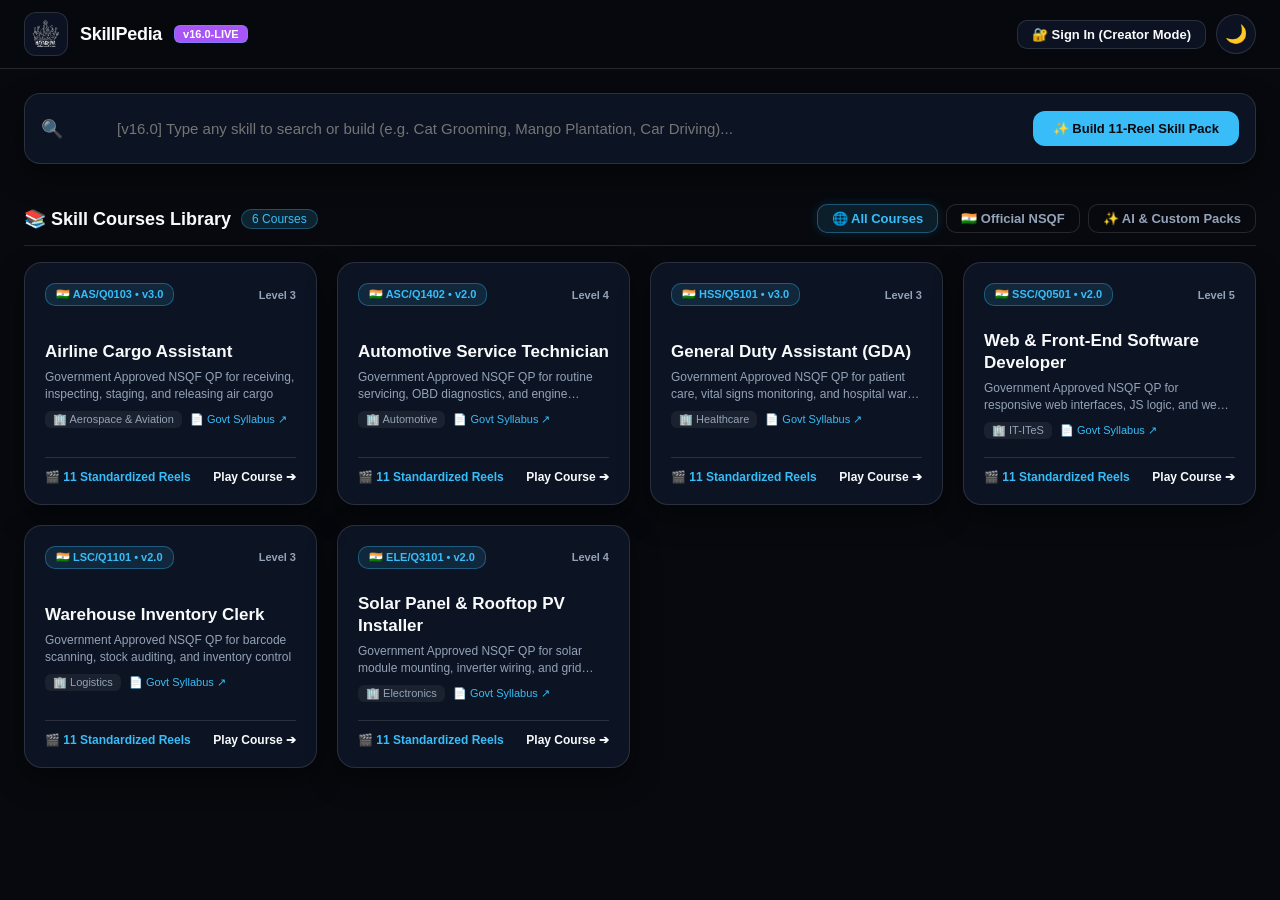
<file: index.html>
<!DOCTYPE html>
<html lang="en" data-theme="dark">
<head>
  <meta charset="UTF-8">
  <meta name="viewport" content="width=device-width, initial-scale=1.0, maximum-scale=1.0, user-scalable=no">
  <title>SkillPedia - National Skill Video Portal (PWA)</title>
  <meta name="title" content="SkillPedia - National Skill Video Portal (PWA)">
  <meta name="description" content="Explore standardized 11-reel vocational skill courses and instant AI micro-learning modules on SkillPedia.">

  <!-- HTTP No-Cache Headers for Instant Browser Updates -->
  <meta http-equiv="Cache-Control" content="no-cache, no-store, must-revalidate">
  <meta http-equiv="Pragma" content="no-cache">
  <meta http-equiv="Expires" content="0">

  <!-- Open Graph / Facebook / WhatsApp -->
  <meta property="og:type" content="website">
  <meta property="og:url" content="https://skillpedia.pages.dev/">
  <meta property="og:title" content="SkillPedia - National Skill Video Portal">
  <meta property="og:description" content="Explore standardized 11-reel vocational skill courses and instant AI micro-learning modules on SkillPedia.">
  <meta property="og:image" content="https://skillpedia.pages.dev/og_banner.png">
  <meta property="og:image:secure_url" content="https://skillpedia.pages.dev/og_banner.png">
  <meta property="og:image:type" content="image/png">
  <meta property="og:image:width" content="1200">
  <meta property="og:image:height" content="630">

  <!-- Twitter -->
  <meta property="twitter:card" content="summary_large_image">
  <meta property="twitter:url" content="https://skillpedia.pages.dev/">
  <meta property="twitter:title" content="SkillPedia - National Skill Video Portal">
  <meta property="twitter:description" content="Explore standardized 11-reel vocational skill courses and instant AI micro-learning modules on SkillPedia.">
  <meta property="twitter:image" content="https://skillpedia.pages.dev/og_banner.png">

  <!-- PWA & Mobile Meta Tags -->
  <link rel="manifest" href="manifest.json">
  <meta name="theme-color" content="#07090e">
  <meta name="apple-mobile-web-app-capable" content="yes">
  <meta name="apple-mobile-web-app-status-bar-style" content="black-translucent">
  <meta name="apple-mobile-web-app-title" content="SkillPedia">
  <link rel="apple-touch-icon" href="./AAS/logo_dark.png">

  <!-- Stylesheet with Cache-Busting Versioning -->
  <link rel="stylesheet" href="./css/portal.css?v=16.0">

  <!-- Inline Configuration Guard (Ensures Zero 404s on config.js) -->
  <script>
    window.TURSO_DB_URL = window.TURSO_DB_URL || "libsql://skillpedia-atulgrover.aws-ap-south-1.turso.io";
    window.TURSO_DB_TOKEN = window.TURSO_DB_TOKEN || "eyJhbGciOiJFZERTQSIsInR5cCI6IkpXVCJ9.[base64].odehl15I8NbH9ow10Y4CTTyjLaxxXjgBLQG3eAOM05ySOZ4n1iq8ckO0KDhvsaWLwwsUTiR1Ar_zK-Hhmg4RBw";
    window.OPENROUTER_API_KEY = window.OPENROUTER_API_KEY || atob("c2stb3ItdjEtZjY3ODU4OWEyOTQ4ZTk0YTA1MTBkNDMwYTBmYWQwZGZkYTNkZGE5MDFjYWNjODMyY2Y4Nzk4NjAwOTY3NTJkNA==");
  </script>
</head>
<body>

  <div class="app-container">

    <!-- TOP NAVBAR -->
    <header class="navbar">
      <a href="#" class="brand">
        <div class="brand-logo-box">
          <img src="./AAS/logo_dark.png" alt="Hayagriva Logo" class="logo-dark">
          <img src="./AAS/logo_light.png" alt="Hayagriva Logo" class="logo-light">
        </div>
        <div style="display: flex; align-items: center; gap: 6px;">
          <span class="brand-title">SkillPedia</span>
          <span class="brand-badge" style="background: #a855f7; color: #ffffff; font-weight: 800; font-size: 11px; padding: 2px 8px; border-radius: 6px;">v16.0-LIVE</span>
        </div>
      </a>

      <div class="nav-controls" style="display: flex; align-items: center; gap: 10px;">
        <button id="navAuthBtn" class="btn-secondary" onclick="authClient.requireCreatorAuth(() => {})" style="padding: 6px 14px; font-weight: 700; border-radius: 10px; font-size: 13px; font-family: inherit; cursor: pointer;">🔐 Sign In (Creator Mode)</button>
        <button id="pwaInstallBtn" class="btn-install-pwa" style="display: none;" onclick="installPWA()">📲 Install App</button>
        <button id="themeToggleBtn" class="btn-icon" aria-label="Toggle Theme" onclick="toggleTheme()">🌙</button>
      </div>
    </header>

    <!-- MAIN DASHBOARD CONTENT -->
    <div class="main-wrapper">

      <main class="catalogue-panel">
        
        <!-- ULTRA-SIMPLE SINGLE LINE SEARCH & BUILD BAR (v16.0-LIVE) -->
        <div class="search-build-bar" style="display: flex; gap: 12px; align-items: center; background: var(--bg-card); padding: 12px 16px; border-radius: 16px; border: 1px solid var(--border-subtle); box-shadow: var(--shadow-card); margin-bottom: 20px;">
          <div style="display: flex; align-items: center; gap: 10px; flex: 1;">
            <span style="font-size: 18px; opacity: 0.7;">🔍</span>
            <input type="text" id="universalSearchInput" class="search-input" placeholder="[v16.0] Type any skill to search or build (e.g. Cat Grooming, Mango Plantation, Car Driving)..." style="border: none; background: transparent; outline: none; width: 100%; font-size: 15px; color: var(--text-primary);">
          </div>
          <button id="btnBuildSkill" class="btn-primary" onclick="buildSearchedSkill()" style="white-space: nowrap; padding: 10px 20px; font-weight: 700; border-radius: 12px; display: flex; align-items: center; gap: 6px;">
            ✨ Build 11-Reel Skill Pack
          </button>
        </div>

        <div id="aiErrorMsg" class="error-banner" style="display: none; margin-bottom: 16px;"></div>

        <!-- AI SYNTHESIS LIVE PROGRESS & SPINNER MODAL OVERLAY -->
        <div id="aiProgressModal" class="modal-backdrop hidden" style="display: none; align-items: center; justify-content: center; z-index: 10000;">
          <div class="modal-card" style="max-width: 480px; width: 92%; padding: 24px; background: var(--bg-drawer); border: 1px solid var(--accent-cyan-border); border-radius: 24px; box-shadow: 0 20px 50px rgba(0,0,0,0.7); text-align: center;">
            <div style="position: relative; width: 60px; height: 60px; margin: 0 auto 16px auto;">
              <div style="width: 60px; height: 60px; border: 4px solid rgba(56, 189, 248, 0.2); border-top: 4px solid var(--accent-cyan); border-radius: 50%; animation: spin 1s linear infinite;"></div>
              <div style="position: absolute; top: 50%; left: 50%; transform: translate(-50%, -50%); font-size: 22px;">✨</div>
            </div>

            <h3 style="font-size: 18px; font-weight: 800; color: var(--text-primary); margin: 0 0 4px 0;">Building 11-Reel Skill Course</h3>
            <p id="aiProgressTopicName" style="font-size: 14px; font-weight: 700; color: var(--accent-cyan); margin: 0 0 14px 0;">"cat grooming"</p>

            <div style="width: 100%; height: 8px; background: rgba(255,255,255,0.1); border-radius: 6px; overflow: hidden; margin-bottom: 14px;">
              <div id="aiProgressBarFill" style="width: 15%; height: 100%; background: linear-gradient(90deg, #38bdf8, #c084fc); transition: width 0.3s ease;"></div>
            </div>

            <!-- LIVE TERMINAL ANIMATED LOG STREAM TICKER -->
            <div id="aiLogTerminal" style="background: #070a12; border: 1px solid rgba(56, 189, 248, 0.3); border-radius: 12px; padding: 10px 14px; text-align: left; font-family: 'JetBrains Mono', 'Fira Code', monospace; font-size: 11px; height: 110px; overflow-y: auto; color: #a5f3fc; line-height: 1.6; box-shadow: inset 0 2px 6px rgba(0,0,0,0.5);">
              <div style="color: #38bdf8; font-weight: 700;">🟢 [AI] Initializing 11-Reel Skill Curriculum Engine...</div>
            </div>
          </div>
        </div>
        <style>
          @keyframes spin { 0% { transform: rotate(0deg); } 100% { transform: rotate(360deg); } }
          #aiLogTerminal::-webkit-scrollbar { width: 4px; }
          #aiLogTerminal::-webkit-scrollbar-thumb { background: #38bdf8; border-radius: 4px; }
        </style>

        <!-- UNIFIED SKILL CARDS GRID & CATEGORY TABS -->
        <div>
          <div style="display: flex; align-items: center; justify-content: space-between; margin-bottom: 16px; flex-wrap: wrap; gap: 12px; border-bottom: 1px solid var(--border-subtle); padding-bottom: 12px;">
            <div style="display: flex; align-items: center; gap: 10px;">
              <h2 style="font-size: 18px; font-weight: 800; color: var(--text-primary); margin: 0;">📚 Skill Courses Library</h2>
              <span id="skillCountBadge" style="font-size: 12px; background: rgba(56, 189, 248, 0.15); color: #38bdf8; padding: 2px 10px; border-radius: 10px; border: 1px solid rgba(56, 189, 248, 0.3);">Loading...</span>
            </div>

            <!-- TWO CATEGORY FILTER TABS -->
            <div style="display: flex; gap: 8px;">
              <button class="sector-chip active" onclick="filterBySector('all', this)" style="padding: 6px 14px; font-size: 13px; font-weight: 700; border-radius: 10px; cursor: pointer;">🌐 All Courses</button>
              <button class="sector-chip" onclick="filterBySector('nsqf_official', this)" style="padding: 6px 14px; font-size: 13px; font-weight: 700; border-radius: 10px; cursor: pointer;">🇮🇳 Official NSQF</button>
              <button class="sector-chip" onclick="filterBySector('custom_ai', this)" style="padding: 6px 14px; font-size: 13px; font-weight: 700; border-radius: 10px; cursor: pointer;">✨ AI & Custom Packs</button>
            </div>
          </div>

          <div id="unifiedGrid" class="qp-grid">
            <!-- All Skill Cards (Official & Custom) rendered seamlessly here -->
          </div>
        </div>

      </main>

      <!-- RIGHT PANEL: 11-REEL STANDARDIZED PLAYER INSPECTOR -->
      <aside id="sideInspector" class="side-inspector hidden">
        <!-- Dynamic 11-Reel Player Template rendered by reelViewer.js -->
      </aside>

    </div>

    <!-- LEARNER FULLSCREEN MODAL (for deep-link direct skill view on mobile & desktop) -->
    <div id="learnerModal" class="learner-modal hidden">
      <div class="learner-modal-header">
        <span class="learner-modal-brand">🎓 SkillPedia</span>
        <button onclick="closeLearnerModal()" class="learner-modal-close">✕ Explore All Skills</button>
      </div>
      <div id="learnerModalContent" class="learner-modal-body">
        <!-- 11-Reel Player rendered here for deep-link views -->
      </div>
    </div>

    <!-- SHARE URL & QR MODAL -->
    <div id="shareModal" class="modal-backdrop hidden">
      <div class="modal-card">
        <h2>🎉 Employee Skill-Reel Link Ready</h2>
        <p>Share this link with your employees or print the QR code for instant phone access:</p>
        
        <div style="margin: 16px 0;">
          <input type="text" id="shareUrlInput" class="form-control" readonly style="font-family: monospace;">
          <button class="btn-primary" style="margin-top: 8px; width: 100%;" onclick="copyShareUrl()">📋 Copy Share Link</button>
        </div>

        <div id="qrCodeBox" style="text-align: center; margin: 16px 0;"></div>

        <button class="btn-secondary" style="width: 100%;" onclick="closeShareModal()">Close</button>
      </div>
    </div>

  </div>

  <!-- Dependencies with Cache-Busting Versioning v16.0-LIVE -->
  <script src="./js/config.js?v=16.0"></script>
  <script src="./js/mockData.js?v=16.0"></script>
  <script src="./js/schemas.js?v=16.0"></script>
  <script src="./js/contentFilter.js?v=16.0"></script>
  <script src="./js/tursoClient.js?v=16.0"></script>
  <script src="./js/auth.js?v=16.0"></script>
  <script src="./js/aiEngine.js?v=16.0"></script>
  <script src="./js/reelViewer.js?v=16.0"></script>
  <script src="./js/app.js?v=16.0"></script>
</body>
</html>
</file>
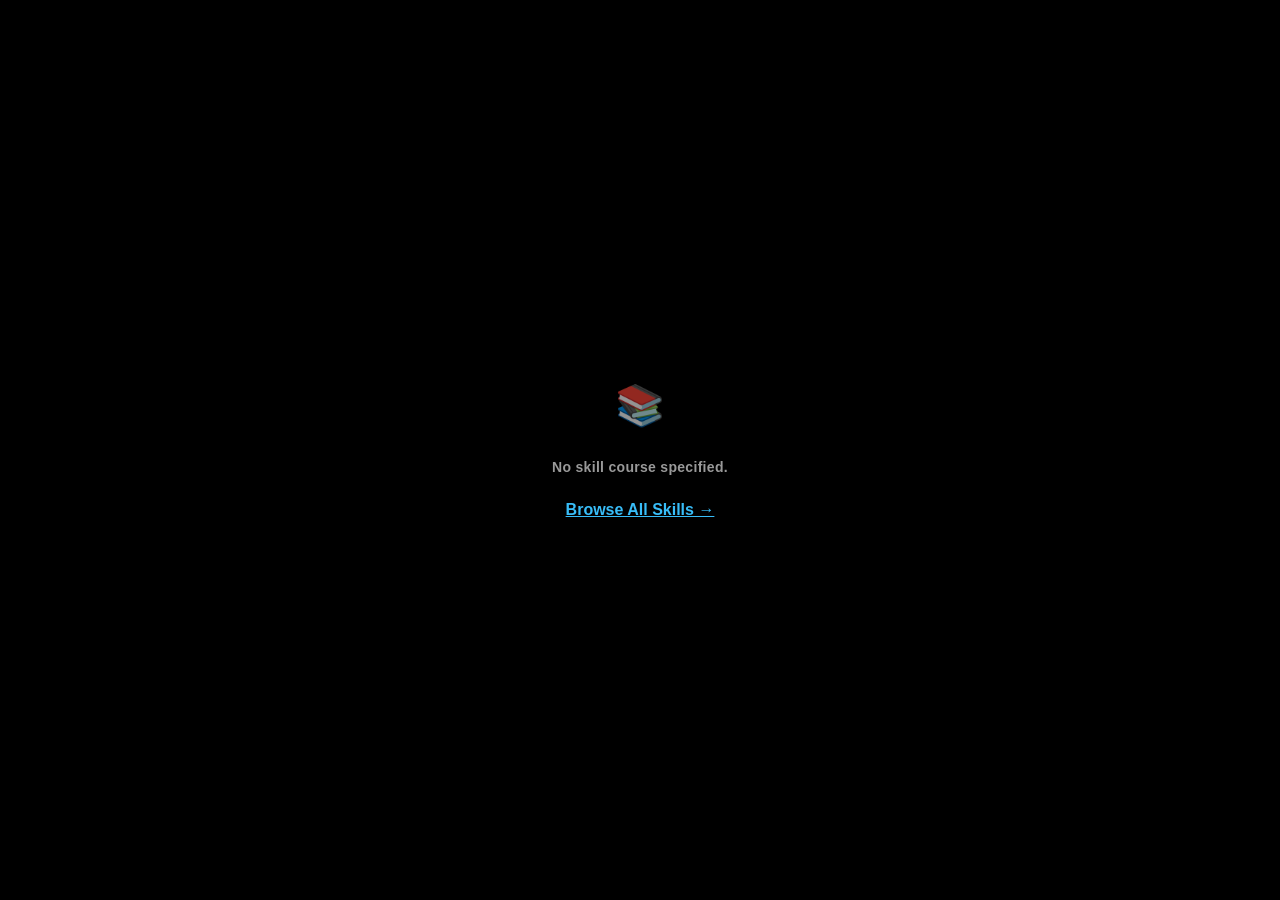
<file: reel.html>
<!DOCTYPE html>
<html lang="en" data-theme="dark">
<head>
  <meta charset="UTF-8">
  <meta name="viewport" content="width=device-width, initial-scale=1.0, maximum-scale=1.0, user-scalable=no">
  <title>SkillPedia – Standardized Skill Reels Player</title>
  <meta name="title" content="SkillPedia – Standardized Skill Reels Player">
  <meta name="description" content="Watch standardized 11-reel vocational skill video courses with step-by-step performance criteria checklists on SkillPedia.">

  <!-- HTTP No-Cache Headers for Instant Browser Updates -->
  <meta http-equiv="Cache-Control" content="no-cache, no-store, must-revalidate">
  <meta http-equiv="Pragma" content="no-cache">
  <meta http-equiv="Expires" content="0">

  <!-- Open Graph / Facebook / WhatsApp -->
  <meta property="og:type" content="website">
  <meta property="og:url" content="https://skillpedia.pages.dev/reel.html">
  <meta property="og:title" content="SkillPedia – Standardized Skill Reels Player">
  <meta property="og:description" content="Watch standardized 11-reel vocational skill video courses with step-by-step performance criteria checklists on SkillPedia.">
  <meta property="og:image" content="https://skillpedia.pages.dev/og_banner.png">
  <meta property="og:image:secure_url" content="https://skillpedia.pages.dev/og_banner.png">
  <meta property="og:image:type" content="image/png">
  <meta property="og:image:width" content="1200">
  <meta property="og:image:height" content="630">

  <!-- Twitter -->
  <meta property="twitter:card" content="summary_large_image">
  <meta property="twitter:url" content="https://skillpedia.pages.dev/reel.html">
  <meta property="twitter:title" content="SkillPedia – Standardized Skill Reels Player">
  <meta property="twitter:description" content="Watch standardized 11-reel vocational skill video courses with step-by-step performance criteria checklists on SkillPedia.">
  <meta property="twitter:image" content="https://skillpedia.pages.dev/og_banner.png">

  <!-- PWA -->
  <link rel="manifest" href="manifest.json">
  <meta name="theme-color" content="#000000">
  <meta name="apple-mobile-web-app-capable" content="yes">
  <meta name="apple-mobile-web-app-status-bar-style" content="black">
  <link rel="apple-touch-icon" href="./AAS/logo_dark.png">

  <link rel="stylesheet" href="./css/portal.css">

  <!-- Preconnect to speed up external resources -->
  <link rel="preconnect" href="https://www.youtube.com">
  <link rel="preconnect" href="https://www.youtube-nocookie.com">
  <link rel="preconnect" href="https://i.ytimg.com">
  <link rel="dns-prefetch" href="https://skillpedia-atulgrover.aws-ap-south-1.turso.io">

  <!-- YouTube IFrame API — defer so it doesn't block page render -->
  <script defer src="https://www.youtube.com/iframe_api"></script>

  <!-- JS Modules — defer maintains order, doesn't block HTML -->
  <script defer src="./js/config.js"></script>
  <script defer src="./js/mockData.js"></script>
  <script defer src="./js/schemas.js"></script>
  <script defer src="./js/contentFilter.js"></script>
  <script defer src="./js/tursoClient.js"></script>
  <script defer src="./js/auth.js"></script>
  <script defer src="./js/aiEngine.js"></script>

  <style>
    /* ===== RESET & BASE ===== */
    *, *::before, *::after { box-sizing: border-box; }

    html, body {
      margin: 0; padding: 0;
      width: 100%; height: 100%;
      background: #000;
      overflow: hidden;
      font-family: 'Inter', -apple-system, sans-serif;
    }

    /* ===== PROGRESS PILLS (fixed top) ===== */
    #reelProgressBar {
      position: fixed;
      top: 0; left: 0; right: 0;
      z-index: 2000;
      display: flex;
      gap: 4px;
      padding: 10px 14px 6px;
      background: linear-gradient(to bottom, rgba(0,0,0,0.6) 0%, transparent 100%);
      pointer-events: none;
    }

    .rp-pill {
      flex: 1;
      height: 3px;
      border-radius: 2px;
      background: rgba(255,255,255,0.25);
      transition: background 0.4s ease;
    }
    .rp-pill.active  { background: #ffffff; }
    .rp-pill.visited { background: rgba(56, 189, 248, 0.85); }

    /* ===== EXPLORE BACK BUTTON (fixed top-left) ===== */
    #exploreBtn {
      position: fixed;
      top: 24px; left: 14px;
      z-index: 2001;
      display: flex;
      align-items: center;
      gap: 6px;
      background: rgba(0,0,0,0.55);
      backdrop-filter: blur(8px);
      border: 1px solid rgba(255,255,255,0.15);
      color: #fff;
      font-size: 12px;
      font-weight: 700;
      padding: 6px 12px;
      border-radius: 20px;
      text-decoration: none;
      letter-spacing: 0.3px;
    }

    /* ===== MUTE BUTTON (fixed top-right) ===== */
    #muteBtn {
      position: fixed;
      top: 24px; right: 14px;
      z-index: 2001;
      width: 38px; height: 38px;
      display: flex;
      align-items: center;
      justify-content: center;
      background: rgba(0,0,0,0.55);
      backdrop-filter: blur(8px);
      border: 1px solid rgba(255,255,255,0.15);
      border-radius: 50%;
      font-size: 18px;
      cursor: pointer;
      color: #fff;
    }

    /* ===== SCROLL CONTAINER ===== */
    #reelsContainer {
      width: 100%;
      height: 100dvh;         /* dynamic viewport height — handles mobile browser chrome */
      overflow-y: scroll;
      scroll-snap-type: y mandatory;
      -webkit-overflow-scrolling: touch;
      overscroll-behavior: none;
    }

    /* ===== INDIVIDUAL REEL SLIDE ===== */
    .reel-slide {
      position: relative;
      width: 100%;
      height: 100dvh;
      scroll-snap-align: start;
      scroll-snap-stop: always;
      overflow: hidden;
      background: #000;
      display: flex;
      align-items: center;
      justify-content: center;
    }

    /* ===== YOUTUBE PLAYER CONTAINER ===== */
    .yt-player-wrap {
      position: absolute;
      inset: 0;
      display: flex;
      align-items: center;
      justify-content: center;
      background: #000;
    }

    .yt-player-wrap iframe {
      width: 100%;
      height: 100%;
      border: none;
      pointer-events: auto;
    }

    /* ===== LOADING SPINNER inside slide ===== */
    .slide-loading {
      display: flex;
      flex-direction: column;
      align-items: center;
      gap: 12px;
      color: rgba(255,255,255,0.5);
      font-size: 13px;
    }

    .slide-spinner {
      width: 36px; height: 36px;
      border: 3px solid rgba(255,255,255,0.15);
      border-top-color: rgba(56, 189, 248, 0.8);
      border-radius: 50%;
      animation: spin 0.7s linear infinite;
    }

    @keyframes spin { to { transform: rotate(360deg); } }

    /* ===== GRADIENT OVERLAY (bottom gradient for legibility) ===== */
    .reel-gradient {
      position: absolute;
      bottom: 0; left: 0; right: 0;
      height: 45%;
      background: linear-gradient(to top, rgba(0,0,0,0.88) 0%, rgba(0,0,0,0.4) 60%, transparent 100%);
      pointer-events: none;
    }

    /* ===== BOTTOM ACTION BAR ===== */
    .reel-action-bar {
      position: absolute;
      bottom: 0; left: 0; right: 0;
      display: flex;
      align-items: flex-end;
      justify-content: space-between;
      padding: 0 14px 24px;
      z-index: 10;
    }

    /* Left: reel metadata */
    .reel-meta {
      flex: 1;
      padding-right: 12px;
    }

    .reel-course-name {
      font-size: 12px;
      font-weight: 700;
      color: rgba(56, 189, 248, 0.9);
      letter-spacing: 0.5px;
      text-transform: uppercase;
      margin-bottom: 4px;
    }

    .reel-nos-label {
      display: inline-block;
      font-size: 10px;
      font-weight: 700;
      background: rgba(255,255,255,0.12);
      color: rgba(255,255,255,0.7);
      padding: 2px 7px;
      border-radius: 4px;
      margin-bottom: 6px;
      letter-spacing: 0.4px;
    }

    .reel-index-label {
      font-size: 13px;
      font-weight: 800;
      color: #fff;
      line-height: 1.3;
    }

    /* Right: icon buttons (TikTok-style stacked) */
    .reel-icon-btns {
      display: flex;
      flex-direction: column;
      align-items: center;
      gap: 18px;
      padding-bottom: 4px;
    }

    .reel-icon-btn {
      display: flex;
      flex-direction: column;
      align-items: center;
      gap: 4px;
      background: none;
      border: none;
      cursor: pointer;
      padding: 0;
    }

    .reel-icon-btn .icon-circle {
      width: 46px; height: 46px;
      display: flex;
      align-items: center;
      justify-content: center;
      background: rgba(255,255,255,0.12);
      backdrop-filter: blur(8px);
      border-radius: 50%;
      font-size: 20px;
      border: 1px solid rgba(255,255,255,0.15);
      transition: background 0.2s, transform 0.15s;
    }

    .reel-icon-btn:active .icon-circle {
      background: rgba(255,255,255,0.25);
      transform: scale(0.9);
    }

    .reel-icon-btn.active-btn .icon-circle {
      background: rgba(56, 189, 248, 0.3);
      border-color: rgba(56, 189, 248, 0.6);
    }

    .reel-icon-btn .icon-label {
      font-size: 10px;
      font-weight: 700;
      color: rgba(255,255,255,0.75);
      letter-spacing: 0.3px;
    }

    /* ===== DRAWER (slides up from bottom of slide) ===== */
    .reel-drawer {
      position: absolute;
      bottom: 0; left: 0; right: 0;
      background: rgba(9, 12, 20, 0.97);
      backdrop-filter: blur(24px);
      border-radius: 20px 20px 0 0;
      border-top: 1px solid rgba(255,255,255,0.1);
      padding: 16px 20px 48px;
      z-index: 100;
      transform: translateY(100%);
      transition: transform 0.32s cubic-bezier(0.4, 0, 0.2, 1);
      max-height: 65dvh;
      overflow-y: auto;
      -webkit-overflow-scrolling: touch;
    }

    .reel-drawer.open {
      transform: translateY(0);
    }

    .drawer-handle {
      width: 36px; height: 4px;
      background: rgba(255,255,255,0.2);
      border-radius: 2px;
      margin: 0 auto 16px;
    }

    .drawer-title {
      font-size: 13px;
      font-weight: 800;
      color: rgba(56, 189, 248, 0.9);
      text-transform: uppercase;
      letter-spacing: 0.7px;
      margin-bottom: 12px;
    }

    .drawer-reel-title {
      font-size: 17px;
      font-weight: 800;
      color: #fff;
      line-height: 1.35;
      margin-bottom: 6px;
    }

    .drawer-reel-subtitle {
      font-size: 13px;
      color: rgba(255,255,255,0.55);
      line-height: 1.5;
    }

    /* PC checklist inside drawer */
    .drawer-pc-list {
      display: flex;
      flex-direction: column;
      gap: 10px;
      margin-top: 4px;
    }

    .drawer-pc-item {
      display: flex;
      align-items: flex-start;
      gap: 10px;
      cursor: pointer;
    }

    .drawer-pc-item input[type="checkbox"] {
      width: 18px; height: 18px;
      flex-shrink: 0;
      accent-color: rgb(56, 189, 248);
      margin-top: 2px;
    }

    .drawer-pc-text {
      font-size: 13px;
      color: rgba(255,255,255,0.75);
      line-height: 1.5;
    }

    .drawer-pc-item.checked .drawer-pc-text {
      color: rgba(56, 189, 248, 0.85);
      text-decoration: line-through;
    }

    /* URL link box inside drawer */
    .drawer-url-box {
      display: flex;
      gap: 8px;
      align-items: center;
      background: rgba(255,255,255,0.06);
      border: 1px solid rgba(255,255,255,0.1);
      border-radius: 10px;
      padding: 10px 12px;
      margin-top: 8px;
    }

    .drawer-url-text {
      flex: 1;
      font-size: 11px;
      font-family: monospace;
      color: rgba(56, 189, 248, 0.85);
      overflow: hidden;
      text-overflow: ellipsis;
      white-space: nowrap;
    }

    .drawer-url-copy-btn {
      background: rgba(56, 189, 248, 0.15);
      border: 1px solid rgba(56, 189, 248, 0.35);
      color: rgba(56, 189, 248, 1);
      font-size: 11px;
      font-weight: 700;
      padding: 5px 10px;
      border-radius: 7px;
      cursor: pointer;
      white-space: nowrap;
      flex-shrink: 0;
    }

    /* Drawer backdrop */
    .drawer-backdrop {
      position: absolute;
      inset: 0;
      z-index: 99;
      display: none;
    }

    .drawer-backdrop.visible { display: block; }

    /* ===== SCROLL HINT ARROW (shown on first reel only) ===== */
    .scroll-hint {
      position: absolute;
      bottom: 90px;
      left: 50%;
      transform: translateX(-50%);
      display: flex;
      flex-direction: column;
      align-items: center;
      gap: 4px;
      animation: bounce 1.8s ease infinite;
      pointer-events: none;
      opacity: 0;
      transition: opacity 0.5s;
    }

    .scroll-hint.visible { opacity: 1; }

    .scroll-hint-arrow {
      font-size: 22px;
    }

    .scroll-hint-text {
      font-size: 11px;
      font-weight: 700;
      color: rgba(255,255,255,0.6);
      letter-spacing: 0.5px;
    }

    @keyframes bounce {
      0%, 100% { transform: translateX(-50%) translateY(0); }
      50% { transform: translateX(-50%) translateY(8px); }
    }

    /* ===== LOADING & ERROR STATES ===== */
    #reelPageLoading {
      position: fixed;
      inset: 0;
      background: #000;
      display: flex;
      flex-direction: column;
      align-items: center;
      justify-content: center;
      gap: 18px;
      color: rgba(255,255,255,0.6);
      z-index: 9999;
    }

    .load-spinner {
      width: 44px; height: 44px;
      border: 3px solid rgba(255,255,255,0.1);
      border-top-color: rgb(56, 189, 248);
      border-radius: 50%;
      animation: spin 0.8s linear infinite;
    }

    .load-text {
      font-size: 14px;
      font-weight: 600;
      letter-spacing: 0.3px;
    }

    /* ===== AUTO-ADVANCE PROGRESS RING (end-of-reel indicator) ===== */
    .next-reel-cta {
      position: absolute;
      bottom: 100px;
      right: 14px;
      background: rgba(0,0,0,0.7);
      backdrop-filter: blur(8px);
      border: 1px solid rgba(56, 189, 248, 0.4);
      border-radius: 12px;
      padding: 10px 14px;
      color: #fff;
      font-size: 12px;
      font-weight: 700;
      cursor: pointer;
      z-index: 50;
      display: none;
      align-items: center;
      gap: 6px;
    }

    .next-reel-cta.visible { display: flex; }
  </style>
</head>
<body>

  <!-- Loading overlay -->
  <div id="reelPageLoading">
    <div class="load-spinner"></div>
    <span class="load-text">Loading Skill Reels...</span>
  </div>

  <!-- Progress pills (fixed) -->
  <div id="reelProgressBar"></div>

  <!-- Back button (fixed) -->
  <a id="exploreBtn" href="/">← All Skills</a>

  <!-- Mute toggle (fixed) -->
  <button id="muteBtn" title="Toggle Mute" onclick="toggleMute()">🔇</button>

  <!-- Reels scroll container -->
  <div id="reelsContainer"></div>

  <!-- JS Modules loaded in head with defer -->
  <script>
    /* =====================================================
       SKILLPEDIA TIKTOK-STYLE REEL PLAYER
       ===================================================== */

    const params  = new URLSearchParams(window.location.search);
    const qpId    = params.get('qp');

    let curriculum    = null;
    let ytReady       = false;
    let isMuted       = true;
    let activeIndex   = 0;
    let visitedSet    = new Set([0]);
    const players     = {};   // index → YT.Player
    const slides      = [];   // index → slide DOM element

    /* ── YouTube IFrame API callback ── */
    function onYouTubeIframeAPIReady() {
      ytReady = true;
      if (curriculum) {
        createPlayerForIndex(activeIndex >= 0 ? activeIndex : 0);
      }
    }

    /* =====================================================
       INIT
       ===================================================== */
    async function initReelPage() {
      console.log('%c[REEL] ========== initReelPage() START ==========', 'color: #ef4444; font-weight: bold; font-size: 14px');
      console.log(`[REEL] qpId from URL params: "${qpId}"`);
      console.log(`[REEL] Full URL: ${window.location.href}`);

      if (!qpId) {
        console.error('[REEL] ❌ No qpId found in URL params');
        document.getElementById('reelPageLoading').innerHTML = `
          <div style="font-size:40px;margin-bottom:12px">📚</div>
          <span class="load-text">No skill course specified.</span>
          <a href="/" style="color:rgb(56,189,248);font-weight:700;margin-top:8px">Browse All Skills →</a>`;
        return;
      }

      try {
        console.log('[REEL] Step 1: Calling dbClient.getCurriculumById...');
        const raw = await dbClient.getCurriculumById(qpId);
        if (!raw) {
          console.error(`[REEL] ❌ dbClient.getCurriculumById returned null for "${qpId}"`);
          throw new Error('Course not found');
        }
        console.log(`[REEL] Step 2: Raw data received — id="${raw.id}" title="${raw.title}" lessons=${raw.lessons?.length}`);
        raw.lessons?.forEach((l, i) => {
          console.log(`  [REEL] RAW lesson[${i}]: video_id="${l.video_id}" title="${l.title?.substring(0, 50)}"`);
        });

        console.log('[REEL] Step 3: Calling formatStandardizedCurriculum...');
        curriculum = formatStandardizedCurriculum(raw);
        console.log(`[REEL] Step 4: Formatted curriculum — id="${curriculum.id}" title="${curriculum.title}" lessons=${curriculum.lessons?.length}`);
        curriculum.lessons?.forEach((l, i) => {
          console.log(`  [REEL] FORMATTED lesson[${i}]: video_id="${l.video_id}" title="${l.title?.substring(0, 50)}"`);
        });

        console.log('[REEL] Step 5: Calling renderReels...');
        renderReels(curriculum);
        
        setTimeout(() => {
          console.log(`[REEL] Step 6: setTimeout check — ytReady=${ytReady} typeof YT=${typeof YT}`);
          if (ytReady || typeof YT !== 'undefined') {
            ytReady = true;
            console.log('[REEL] Step 7: Creating YouTube player for index 0...');
            createPlayerForIndex(0);
          } else {
            console.warn('[REEL] ⚠️ YT API not ready yet — player will mount when onYouTubeIframeAPIReady fires');
          }
        }, 100);

        document.getElementById('reelPageLoading').style.display = 'none';
        console.log('%c[REEL] ========== initReelPage() COMPLETE ==========', 'color: #4ade80; font-weight: bold; font-size: 14px');
      } catch (err) {
        console.error('[REEL] ❌ initReelPage ERROR:', err);
        document.getElementById('reelPageLoading').innerHTML = `
          <div style="font-size:40px;margin-bottom:12px">😕</div>
          <span class="load-text">${err.message}</span>
          <a href="/" style="color:rgb(56,189,248);font-weight:700;margin-top:8px">Browse All Skills →</a>`;
      }
    }

    /* =====================================================
       RENDER ALL 11 REEL SLIDES
       ===================================================== */
    function renderReels(curr) {
      const container   = document.getElementById('reelsContainer');
      const pillBar     = document.getElementById('reelProgressBar');

      /* Progress pills */
      pillBar.innerHTML = curr.lessons.map((_, i) =>
        `<div class="rp-pill ${i === 0 ? 'active' : ''}" id="pill-${i}"></div>`
      ).join('');

      /* Render each slide */
      curr.lessons.forEach((lesson, idx) => {
        const slide = document.createElement('div');
        slide.className = 'reel-slide';
        slide.dataset.index = idx;

        const shareUrl = `https://skillpedia.pages.dev/reel.html?qp=${curr.id}`;

        slide.innerHTML = `
          <!-- YouTube player mount point -->
          <div class="yt-player-wrap" id="yt-wrap-${idx}">
            <div class="slide-loading">
              <div class="slide-spinner"></div>
              <span>Reel ${idx + 1}</span>
            </div>
          </div>

          <!-- Bottom gradient -->
          <div class="reel-gradient"></div>

          <!-- Drawer backdrop -->
          <div class="drawer-backdrop" id="bd-${idx}" onclick="closeDrawers(${idx})"></div>

          <!-- INFO DRAWER -->
          <div class="reel-drawer" id="drawer-info-${idx}">
            <div class="drawer-handle"></div>
            <div class="drawer-title">📖 Reel ${idx + 1} of ${curr.lessons.length}</div>
            <div class="drawer-reel-title">${lesson.title}</div>
            <div class="drawer-reel-subtitle">${lesson.subtitle}</div>
            <div style="margin-top:12px;display:flex;gap:8px;flex-wrap:wrap;">
              <span style="font-size:10px;background:rgba(255,255,255,0.1);color:rgba(255,255,255,0.6);padding:3px 8px;border-radius:5px;font-weight:700;">${lesson.nos_code}</span>
              <span style="font-size:10px;background:rgba(56,189,248,0.15);color:rgba(56,189,248,0.9);padding:3px 8px;border-radius:5px;font-weight:700;">${curr.sector || 'Vocational'}</span>
            </div>
          </div>

          <!-- PC CHECKLIST DRAWER -->
          <div class="reel-drawer" id="drawer-pc-${idx}">
            <div class="drawer-handle"></div>
            <div class="drawer-title">✅ Performance Criteria</div>
            <div class="drawer-pc-list" id="pc-list-${idx}">
              ${lesson.pcs.map((pc, pcIdx) => {
                const savedKey  = `pc_prog_${curr.id}_${lesson.id}`;
                const saved     = JSON.parse(localStorage.getItem(savedKey) || '[]');
                const checked   = saved.includes(pcIdx);
                return `
                  <label class="drawer-pc-item ${checked ? 'checked' : ''}" id="pc-${idx}-${pcIdx}">
                    <input type="checkbox" ${checked ? 'checked' : ''}
                      onchange="togglePC('${curr.id}','${lesson.id}',${pcIdx},${idx},this)">
                    <span class="drawer-pc-text">${pc}</span>
                  </label>`;
              }).join('')}
            </div>
          </div>

          <!-- URL SHARE DRAWER -->
          <div class="reel-drawer" id="drawer-url-${idx}">
            <div class="drawer-handle"></div>
            <div class="drawer-title">🔗 URL-Link</div>
            <p style="font-size:12px;color:rgba(255,255,255,0.5);margin-bottom:8px;">
              Copy & paste this link anywhere to share this full 11-reel course:
            </p>
            <div class="drawer-url-box">
              <span class="drawer-url-text">${shareUrl}</span>
              <button class="drawer-url-copy-btn" onclick="copyUrl('${shareUrl}')">📋 Copy</button>
            </div>
          </div>

          <!-- BOTTOM ACTION BAR -->
          <div class="reel-action-bar">
            <div class="reel-meta">
              <div class="reel-course-name">${curr.title}</div>
              <div class="reel-nos-label">${lesson.nos_code}</div>
              <div class="reel-index-label">Reel ${idx + 1} of ${curr.lessons.length}</div>
            </div>

            <div class="reel-icon-btns">
              <button class="reel-icon-btn" onclick="toggleDrawer(${idx},'info')" title="Info">
                <div class="icon-circle">📖</div>
                <span class="icon-label">Info</span>
              </button>
              <button class="reel-icon-btn" onclick="toggleDrawer(${idx},'pc')" title="Checklist">
                <div class="icon-circle">✅</div>
                <span class="icon-label">Tasks</span>
              </button>
              <button class="reel-icon-btn" onclick="toggleDrawer(${idx},'url')" title="Share URL">
                <div class="icon-circle">🔗</div>
                <span class="icon-label">Link</span>
              </button>
            </div>
          </div>

          <!-- SCROLL HINT (shown only on reel 1) -->
          ${idx === 0 ? `<div class="scroll-hint visible" id="scrollHint">
            <span class="scroll-hint-arrow">↓</span>
            <span class="scroll-hint-text">SWIPE UP</span>
          </div>` : ''}

          <!-- NEXT REEL CTA (shown on video end) -->
          ${idx < curr.lessons.length - 1
            ? `<div class="next-reel-cta" id="next-cta-${idx}" onclick="scrollToReel(${idx + 1})">
                Next Reel ▶
              </div>`
            : `<div class="next-reel-cta" id="next-cta-${idx}" onclick="location.href='/'">
                🏠 All Skills
              </div>`
          }
        `;

        container.appendChild(slide);
        slides[idx] = slide;
      });

      /* Setup IntersectionObserver */
      setupScrollObserver(curr);
    }

    /* =====================================================
       INTERSECTION OBSERVER — DETECTS ACTIVE REEL
       ===================================================== */
    function setupScrollObserver(curr) {
      const observer = new IntersectionObserver((entries) => {
        entries.forEach(entry => {
          const idx = parseInt(entry.target.dataset.index);
          if (entry.isIntersecting && entry.intersectionRatio >= 0.65) {
            activateReel(idx);
          } else {
            pauseReel(idx);
          }
        });
      }, {
        threshold: [0.65],
        root: document.getElementById('reelsContainer')
      });

      slides.forEach(slide => observer.observe(slide));
    }

    /* =====================================================
       REEL ACTIVATION / DEACTIVATION
       ===================================================== */
    function activateReel(idx) {
      if (idx === activeIndex && players[idx]) return;
      activeIndex = idx;
      visitedSet.add(idx);
      updatePills();
      closeDrawers(idx);

      // Hide scroll hint after first scroll
      const hint = document.getElementById('scrollHint');
      if (hint && idx > 0) hint.classList.remove('visible');

      if (ytReady) {
        createPlayerForIndex(idx);
        // Preload adjacent
        if (idx + 1 < slides.length) createPlayerForIndex(idx + 1);
      }
    }

    function pauseReel(idx) {
      if (players[idx] && typeof players[idx].pauseVideo === 'function') {
        try { players[idx].pauseVideo(); } catch(_) {}
      }
    }

    /* =====================================================
       YOUTUBE PLAYER CREATION
       ===================================================== */
    function createPlayerForIndex(idx) {
      if (!curriculum || players[idx]) {
        // Already exists — just play if active
        if (idx === activeIndex && players[idx]) {
          try {
            if (isMuted) players[idx].mute(); else players[idx].unMute();
            players[idx].playVideo();
          } catch(_) {}
        }
        return;
      }

      const lesson  = curriculum.lessons[idx];
      const videoId = lesson.video_id;
      const wrap    = document.getElementById(`yt-wrap-${idx}`);
      if (!wrap) return;

      // Mount point for YT player
      const mountDiv = document.createElement('div');
      mountDiv.id = `yt-player-${idx}`;
      mountDiv.style.cssText = 'width:100%;height:100%;';
      wrap.innerHTML = '';
      wrap.appendChild(mountDiv);

      players[idx] = new YT.Player(`yt-player-${idx}`, {
        host: 'https://www.youtube-nocookie.com',
        videoId: videoId,
        width: '100%',
        height: '100%',
        playerVars: {
          autoplay: idx === activeIndex ? 1 : 0,
          mute: 1,      // always start muted (browser policy)
          controls: 1,
          playsinline: 1,
          rel: 0,
          modestbranding: 1,
          enablejsapi: 1,
          origin: 'https://skillpedia.pages.dev'
        },
        events: {
          onReady(e) {
            if (isMuted) e.target.mute(); else e.target.unMute();
            if (idx === activeIndex) e.target.playVideo();
          },
          onStateChange(e) {
            if (e.data === YT.PlayerState.ENDED && idx === activeIndex) {
              showNextCta(idx);
              // Auto-advance after 1.5s
              setTimeout(() => scrollToReel(idx + 1), 1500);
            }
          },
          onError(e) {
            console.warn(`YT player error on reel ${idx}:`, e.data);
          }
        }
      });
    }

    /* =====================================================
       NAVIGATION
       ===================================================== */
    function scrollToReel(idx) {
      if (idx < 0 || idx >= slides.length) return;
      slides[idx].scrollIntoView({ behavior: 'smooth' });
    }

    function showNextCta(idx) {
      const cta = document.getElementById(`next-cta-${idx}`);
      if (cta) cta.classList.add('visible');
    }

    /* =====================================================
       PROGRESS PILLS
       ===================================================== */
    function updatePills() {
      slides.forEach((_, idx) => {
        const pill = document.getElementById(`pill-${idx}`);
        if (!pill) return;
        pill.className = 'rp-pill';
        if (idx === activeIndex)        pill.classList.add('active');
        else if (visitedSet.has(idx))   pill.classList.add('visited');
      });
    }

    /* =====================================================
       MUTE TOGGLE
       ===================================================== */
    function toggleMute() {
      isMuted = !isMuted;
      document.getElementById('muteBtn').textContent = isMuted ? '🔇' : '🔊';
      Object.values(players).forEach(p => {
        try { isMuted ? p.mute() : p.unMute(); } catch(_) {}
      });
    }

    /* =====================================================
       DRAWER MANAGEMENT
       ===================================================== */
    function toggleDrawer(idx, type) {
      const types  = ['info', 'pc', 'url'];
      const target = document.getElementById(`drawer-${type}-${idx}`);
      const isOpen = target.classList.contains('open');
      const bd     = document.getElementById(`bd-${idx}`);

      // Close all first
      types.forEach(t => {
        document.getElementById(`drawer-${t}-${idx}`)?.classList.remove('open');
      });

      if (!isOpen) {
        target.classList.add('open');
        if (bd) bd.classList.add('visible');
      } else {
        if (bd) bd.classList.remove('visible');
      }
    }

    function closeDrawers(idx) {
      ['info', 'pc', 'url'].forEach(t => {
        document.getElementById(`drawer-${t}-${idx}`)?.classList.remove('open');
      });
      const bd = document.getElementById(`bd-${idx}`);
      if (bd) bd.classList.remove('visible');
    }

    /* =====================================================
       PC CHECKLIST
       ===================================================== */
    function togglePC(currId, lessonId, pcIdx, slideIdx, checkbox) {
      const key  = `pc_prog_${currId}_${lessonId}`;
      let saved  = JSON.parse(localStorage.getItem(key) || '[]');

      if (checkbox.checked) {
        if (!saved.includes(pcIdx)) saved.push(pcIdx);
        checkbox.closest('.drawer-pc-item').classList.add('checked');
      } else {
        saved = saved.filter(i => i !== pcIdx);
        checkbox.closest('.drawer-pc-item').classList.remove('checked');
      }
      localStorage.setItem(key, JSON.stringify(saved));
    }

    /* =====================================================
       COPY URL
       ===================================================== */
    function copyUrl(url) {
      if (navigator.clipboard) {
        navigator.clipboard.writeText(url);
        alert(`🔗 URL-Link Copied!\n\n${url}`);
      } else {
        alert(`🔗 URL-Link:\n${url}`);
      }
    }

    /* =====================================================
       START
       ===================================================== */
    document.addEventListener('DOMContentLoaded', initReelPage);
  </script>

</body>
</html>
</file>
<file: css/portal.css>
:root {
  --bg-primary: #07090e;
  --bg-card: rgba(15, 23, 42, 0.75);
  --bg-card-hover: rgba(30, 41, 59, 0.85);
  --bg-drawer: rgba(15, 23, 42, 0.92);
  --text-primary: #f8fafc;
  --text-secondary: #94a3b8;
  --text-muted: #64748b;
  --accent-cyan: #38bdf8;
  --accent-cyan-bg: rgba(56, 189, 248, 0.12);
  --accent-cyan-border: rgba(56, 189, 248, 0.35);
  --border-subtle: rgba(255, 255, 255, 0.12);
  --shadow-card: 0 12px 30px rgba(0, 0, 0, 0.45);
  --shadow-glow: 0 0 25px rgba(56, 189, 248, 0.2);
  --header-bg: rgba(7, 9, 14, 0.85);
  --nav-bottom-bg: rgba(15, 23, 42, 0.95);
}

[data-theme="light"] {
  --bg-primary: #f8fafc;
  --bg-card: rgba(255, 255, 255, 0.85);
  --bg-card-hover: rgba(255, 255, 255, 0.95);
  --bg-drawer: rgba(255, 255, 255, 0.96);
  --text-primary: #0f172a;
  --text-secondary: #475569;
  --text-muted: #94a3b8;
  --accent-cyan: #0284c7;
  --accent-cyan-bg: rgba(14, 165, 233, 0.12);
  --accent-cyan-border: rgba(14, 165, 233, 0.35);
  --border-subtle: rgba(15, 23, 42, 0.1);
  --shadow-card: 0 12px 30px rgba(0, 0, 0, 0.06);
  --shadow-glow: 0 0 25px rgba(14, 165, 233, 0.15);
  --header-bg: rgba(248, 250, 252, 0.88);
  --nav-bottom-bg: rgba(255, 255, 255, 0.95);
}

* {
  box-sizing: border-box;
  margin: 0;
  padding: 0;
  -webkit-tap-highlight-color: transparent;
}

html, body {
  width: 100%;
  height: 100%;
  background-color: var(--bg-primary);
  color: var(--text-primary);
  font-family: -apple-system, BlinkMacSystemFont, "Segoe UI", Roboto, "Inter", sans-serif;
  overflow-x: hidden;
  transition: background-color 0.3s ease, color 0.3s ease;
}

.hidden {
  display: none !important;
}

/* AI BUILD BANNER (1-CLICK BUILD) */
.ai-build-banner {
  background: radial-gradient(circle at 50% 0%, rgba(56, 189, 248, 0.15), rgba(168, 85, 247, 0.08));
  border: 1px solid rgba(56, 189, 248, 0.35);
  border-radius: 14px;
  padding: 14px 18px;
  backdrop-filter: blur(12px);
  -webkit-backdrop-filter: blur(12px);
}

.ai-build-content {
  display: flex;
  align-items: center;
  justify-content: space-between;
  gap: 12px;
  flex-wrap: wrap;
}

/* APP CONTAINER */
.app-container {
  display: flex;
  flex-direction: column;
  min-height: 100vh;
  min-height: 100dvh;
}

/* TOP NAVBAR (DESKTOP & MOBILE) */
.navbar {
  position: sticky;
  top: 0;
  z-index: 50;
  display: flex;
  align-items: center;
  justify-content: space-between;
  padding: 12px 24px;
  background: var(--header-bg);
  backdrop-filter: blur(16px);
  -webkit-backdrop-filter: blur(16px);
  border-bottom: 1px solid var(--border-subtle);
}

.brand {
  display: flex;
  align-items: center;
  gap: 12px;
  text-decoration: none;
}

.brand-logo-box {
  width: 44px;
  height: 44px;
  border-radius: 12px;
  background: var(--bg-card);
  border: 1px solid var(--border-subtle);
  display: flex;
  align-items: center;
  justify-content: center;
  padding: 4px;
}

.brand-logo-box img {
  width: 100%;
  height: 100%;
  object-fit: contain;
}

.logo-dark { display: block; }
.logo-light { display: none; }
[data-theme="light"] .logo-dark { display: none; }
[data-theme="light"] .logo-light { display: block; }

.brand-title {
  font-size: 18px;
  font-weight: 800;
  color: var(--text-primary);
  letter-spacing: -0.3px;
}

.brand-badge {
  font-size: 10px;
  font-weight: 700;
  background: var(--accent-cyan-bg);
  color: var(--accent-cyan);
  border: 1px solid var(--accent-cyan-border);
  padding: 2px 8px;
  border-radius: 10px;
  margin-left: 6px;
}

/* NAV CONTROLS */
.nav-controls {
  display: flex;
  align-items: center;
  gap: 12px;
}

.btn-icon {
  background: var(--bg-card);
  border: 1px solid var(--border-subtle);
  color: var(--text-primary);
  border-radius: 50%;
  width: 40px;
  height: 40px;
  display: flex;
  align-items: center;
  justify-content: center;
  font-size: 18px;
  cursor: pointer;
  transition: all 0.2s ease;
}

.btn-icon:hover {
  transform: scale(1.08);
  border-color: var(--accent-cyan);
}

.btn-install-pwa {
  background: var(--accent-cyan);
  color: #000;
  font-weight: 700;
  font-size: 13px;
  padding: 8px 16px;
  border-radius: 20px;
  border: none;
  cursor: pointer;
  display: flex;
  align-items: center;
  gap: 6px;
  transition: all 0.2s ease;
  box-shadow: 0 4px 14px rgba(56, 189, 248, 0.3);
}

.btn-install-pwa:hover {
  transform: translateY(-1px);
  filter: brightness(1.1);
}

/* MAIN LAYOUT SPLIT */
.main-wrapper {
  display: flex;
  flex: 1;
  width: 100%;
  max-width: 1600px;
  margin: 0 auto;
  padding: 24px;
  gap: 24px;
}

/* CATALOGUE EXPLORER (LEFT PANEL) */
.catalogue-panel {
  flex: 1;
  display: flex;
  flex-direction: column;
  gap: 20px;
  min-width: 0;
}

/* HERO SEARCH BANNER */
.hero-search-card {
  background: var(--bg-card);
  backdrop-filter: blur(12px);
  border: 1px solid var(--border-subtle);
  border-radius: 20px;
  padding: 28px 24px;
  box-shadow: var(--shadow-card);
}

.hero-title {
  font-size: 24px;
  font-weight: 900;
  color: var(--text-primary);
  margin-bottom: 6px;
}

.hero-subtitle {
  font-size: 14px;
  color: var(--text-secondary);
  margin-bottom: 18px;
}

.search-box-wrapper {
  position: relative;
  width: 100%;
}

.search-input {
  width: 100%;
  background: var(--bg-primary);
  border: 1px solid var(--border-subtle);
  color: var(--text-primary);
  padding: 14px 18px 14px 44px;
  border-radius: 14px;
  font-size: 15px;
  outline: none;
  transition: all 0.2s ease;
}

.search-input:focus {
  border-color: var(--accent-cyan);
  box-shadow: 0 0 0 3px var(--accent-cyan-bg);
}

.search-icon {
  position: absolute;
  left: 16px;
  top: 50%;
  transform: translateY(-50%);
  color: var(--text-muted);
  font-size: 18px;
}

/* CATEGORY & FACET PILLS */
.facet-row {
  display: flex;
  align-items: center;
  gap: 10px;
  flex-wrap: wrap;
  margin-top: 14px;
}

.pill-item {
  background: var(--bg-primary);
  border: 1px solid var(--border-subtle);
  color: var(--text-secondary);
  padding: 6px 14px;
  border-radius: 20px;
  font-size: 12px;
  font-weight: 600;
  cursor: pointer;
  transition: all 0.2s ease;
}

.pill-item:hover, .pill-item.active {
  background: var(--accent-cyan-bg);
  border-color: var(--accent-cyan-border);
  color: var(--accent-cyan);
}

/* QP CARDS GRID */
.qp-grid {
  display: grid;
  grid-template-columns: repeat(auto-fill, minmax(280px, 1fr));
  gap: 20px;
}

.qp-card {
  background: var(--bg-card);
  border: 1px solid var(--border-subtle);
  border-radius: 18px;
  padding: 20px;
  box-shadow: var(--shadow-card);
  display: flex;
  flex-direction: column;
  justify-content: space-between;
  gap: 14px;
  cursor: pointer;
  transition: all 0.25s ease;
  position: relative;
  overflow: hidden;
}

.qp-card:hover {
  transform: translateY(-3px);
  border-color: var(--accent-cyan-border);
  box-shadow: var(--shadow-card), var(--shadow-glow);
  background: var(--bg-card-hover);
}

.qp-card-header {
  display: flex;
  align-items: center;
  justify-content: space-between;
}

.qp-code-badge {
  background: var(--accent-cyan-bg);
  border: 1px solid var(--accent-cyan-border);
  color: var(--accent-cyan);
  padding: 4px 10px;
  border-radius: 10px;
  font-size: 11px;
  font-weight: 700;
}

.qp-level-tag {
  font-size: 11px;
  font-weight: 600;
  color: var(--text-secondary);
}

.qp-title {
  font-size: 17px;
  font-weight: 800;
  color: var(--text-primary);
  line-height: 1.3;
}

.qp-subtitle {
  font-size: 12px;
  color: var(--text-secondary);
  line-height: 1.4;
  display: -webkit-box;
  -webkit-line-clamp: 2;
  -webkit-box-orient: vertical;
  overflow: hidden;
}

.qp-card-footer {
  display: flex;
  align-items: center;
  justify-content: space-between;
  border-top: 1px solid var(--border-subtle);
  padding-top: 12px;
  margin-top: 4px;
}

.lesson-meta {
  font-size: 12px;
  font-weight: 700;
  color: var(--accent-cyan);
}

.btn-open-reels {
  font-size: 12px;
  font-weight: 700;
  color: var(--text-primary);
  display: flex;
  align-items: center;
  gap: 4px;
}

/* SIDE INSPECTOR PANEL (DESKTOP) */
.side-inspector {
  width: 420px;
  background: var(--bg-drawer);
  backdrop-filter: blur(20px);
  border: 1px solid var(--border-subtle);
  border-radius: 24px;
  box-shadow: var(--shadow-card);
  padding: 20px;
  display: flex;
  flex-direction: column;
  gap: 16px;
  position: sticky;
  top: 84px;
  height: calc(100vh - 108px);
  height: calc(100dvh - 108px);
  overflow-y: auto;
}

.side-inspector.hidden {
  display: none;
}

.inspector-header {
  display: flex;
  align-items: center;
  justify-content: space-between;
  border-bottom: 1px solid var(--border-subtle);
  padding-bottom: 12px;
}

.inspector-title {
  font-size: 15px;
  font-weight: 800;
  color: var(--text-primary);
}

.btn-close-drawer {
  background: none;
  border: none;
  color: var(--text-muted);
  font-size: 20px;
  cursor: pointer;
}

.video-hero-box {
  width: 100%;
  aspect-ratio: 16 / 9;
  background: #000;
  border-radius: 14px;
  overflow: hidden;
  position: relative;
  box-shadow: 0 8px 20px rgba(0, 0, 0, 0.4);
}

.video-hero-box iframe {
  width: 100%;
  height: 100%;
  border: none;
}

.pc-checklist {
  display: flex;
  flex-direction: column;
  gap: 8px;
}

.pc-item {
  background: var(--bg-primary);
  border: 1px solid var(--border-subtle);
  padding: 10px 12px;
  border-radius: 10px;
  font-size: 12px;
  color: var(--text-primary);
  display: flex;
  align-items: flex-start;
  gap: 8px;
}

.pc-item input[type="checkbox"] {
  accent-color: var(--accent-cyan);
  margin-top: 2px;
}

/* MOBILE BOTTOM NAVIGATION BAR */
.bottom-nav {
  display: none;
  position: fixed;
  bottom: 0;
  left: 0;
  width: 100%;
  background: var(--nav-bottom-bg);
  backdrop-filter: blur(16px);
  border-top: 1px solid var(--border-subtle);
  z-index: 100;
  padding: 8px 16px;
  justify-content: space-around;
  align-items: center;
}

.nav-item {
  display: flex;
  flex-direction: column;
  align-items: center;
  gap: 2px;
  color: var(--text-muted);
  text-decoration: none;
  font-size: 11px;
  font-weight: 600;
  background: none;
  border: none;
  cursor: pointer;
}

.nav-item.active {
  color: var(--accent-cyan);
}

.nav-icon {
  font-size: 18px;
}

/* MOBILE REEL FEED OVERLAY */
.mobile-reel-feed {
  display: none;
}

/* PWA INSTALL BANNER */
.pwa-banner {
  position: fixed;
  bottom: 70px;
  left: 16px;
  right: 16px;
  background: var(--bg-drawer);
  border: 1px solid var(--accent-cyan-border);
  border-radius: 16px;
  padding: 14px 18px;
  box-shadow: var(--shadow-card), var(--shadow-glow);
  display: flex;
  align-items: center;
  justify-content: space-between;
  z-index: 90;
  backdrop-filter: blur(12px);
}

.pwa-banner.hidden {
  display: none;
}

.pwa-info {
  display: flex;
  align-items: center;
  gap: 12px;
}

.pwa-text h4 {
  font-size: 14px;
  font-weight: 700;
  color: var(--text-primary);
}

.pwa-text p {
  font-size: 11px;
  color: var(--text-secondary);
}

/* RESPONSIVE MEDIA QUERIES */
@media (max-width: 1023px) {
  .side-inspector {
    display: none;
  }
}

@media (max-width: 768px) {
  .main-wrapper {
    padding: 14px;
  }

  .navbar {
    padding: 10px 16px;
  }

  .bottom-nav {
    display: flex;
  }

  .btn-install-pwa {
    display: none;
  }

  .hero-search-card {
    padding: 18px 16px;
  }

  .hero-title {
    font-size: 20px;
  }

  .qp-grid {
    grid-template-columns: 1fr;
  }

  body {
    padding-bottom: 65px;
  }
}

/* NAVIGATION TABS */
.nav-tabs {
  display: flex;
  align-items: center;
  gap: 8px;
  background: rgba(15, 23, 42, 0.4);
  padding: 4px;
  border-radius: 12px;
  border: 1px solid var(--border-subtle);
}

.nav-tab-btn {
  background: transparent;
  border: none;
  color: var(--text-secondary);
  padding: 8px 14px;
  font-size: 13px;
  font-weight: 600;
  border-radius: 8px;
  cursor: pointer;
  transition: all 0.2s ease;
}

.nav-tab-btn:hover {
  color: var(--text-primary);
  background: var(--bg-card-hover);
}

.nav-tab-btn.active {
  color: var(--accent-cyan);
  background: var(--accent-cyan-bg);
  border: 1px solid var(--accent-cyan-border);
}

/* 11-REEL PROGRESS TRACKER */
.reel-step-tracker {
  background: var(--bg-card);
  border: 1px solid var(--border-subtle);
  border-radius: 12px;
  padding: 12px;
  margin-bottom: 12px;
}

.reel-step-header {
  display: flex;
  align-items: center;
  justify-content: space-between;
  margin-bottom: 8px;
}

.reel-count-badge {
  font-size: 12px;
  font-weight: 700;
  color: var(--accent-cyan);
  background: var(--accent-cyan-bg);
  padding: 3px 8px;
  border-radius: 6px;
}

.reel-nos-badge {
  font-size: 11px;
  color: var(--text-muted);
  font-family: monospace;
}

.reel-progress-pills {
  display: flex;
  gap: 4px;
  width: 100%;
}

.progress-pill {
  flex: 1;
  height: 6px;
  background: rgba(255, 255, 255, 0.15);
  border-radius: 3px;
  cursor: pointer;
  transition: all 0.2s ease;
}

.progress-pill.completed {
  background: #10b981;
}

.progress-pill.active {
  background: var(--accent-cyan);
  box-shadow: 0 0 10px var(--accent-cyan);
}

/* REEL PLAYER CONTROLS */
.reel-controls-bar {
  display: flex;
  align-items: center;
  justify-content: space-between;
  gap: 8px;
  margin: 12px 0;
}

.btn-reel-nav {
  background: var(--bg-card);
  border: 1px solid var(--border-subtle);
  color: var(--text-primary);
  padding: 8px 14px;
  border-radius: 8px;
  font-size: 13px;
  font-weight: 600;
  cursor: pointer;
}

.btn-reel-nav.primary {
  background: var(--accent-cyan-bg);
  border-color: var(--accent-cyan-border);
  color: var(--accent-cyan);
}

.btn-reel-nav:disabled {
  opacity: 0.4;
  cursor: not-allowed;
}

.btn-phone-shortcut {
  background: rgba(16, 185, 129, 0.15);
  border: 1px solid rgba(16, 185, 129, 0.35);
  color: #10b981;
  padding: 8px 14px;
  border-radius: 8px;
  font-size: 13px;
  font-weight: 600;
  cursor: pointer;
}

/* EMPLOYER BRANDING HEADER */
.employer-banner-header {
  background: linear-gradient(135deg, rgba(56, 189, 248, 0.15), rgba(15, 23, 42, 0.6));
  border: 1px solid var(--accent-cyan-border);
  border-radius: 12px;
  padding: 12px 16px;
  margin-bottom: 12px;
}

.employer-badge {
  font-size: 13px;
  font-weight: 700;
  color: var(--accent-cyan);
}

.employer-role {
  font-size: 11px;
  color: var(--text-secondary);
  margin-top: 2px;
}

.employer-note {
  font-size: 12px;
  color: var(--text-primary);
  margin-top: 6px;
  font-style: italic;
}

/* MODALS */
.modal-backdrop {
  position: fixed;
  top: 0;
  left: 0;
  width: 100vw;
  height: 100vh;
  background: rgba(0, 0, 0, 0.75);
  backdrop-filter: blur(8px);
  z-index: 100;
  display: flex;
  align-items: center;
  justify-content: center;
  padding: 20px;
}

.modal-backdrop.hidden {
  display: none;
}

.modal-card {
  background: var(--bg-drawer);
  border: 1px solid var(--border-subtle);
  border-radius: 16px;
  padding: 24px;
  max-width: 480px;
  width: 100%;
  box-shadow: var(--shadow-card);
}

.form-group {
  margin-bottom: 14px;
}

.form-group label {
  display: block;
  font-size: 12px;
  font-weight: 600;
  color: var(--text-secondary);
  margin-bottom: 6px;
}

.form-control {
  width: 100%;
  padding: 10px 14px;
  background: var(--bg-card);
  border: 1px solid var(--border-subtle);
  border-radius: 8px;
  color: var(--text-primary);
  font-size: 13px;
}

.btn-primary {
  background: var(--accent-cyan);
  color: #07090e;
  border: none;
  padding: 10px 18px;
  font-size: 13px;
  font-weight: 700;
  border-radius: 8px;
  cursor: pointer;
}

.btn-secondary {
  background: var(--bg-card);
  border: 1px solid var(--border-subtle);
  color: var(--text-primary);
  padding: 8px 14px;
  font-size: 13px;
  border-radius: 8px;
  cursor: pointer;
}

.btn-report-safety {
  background: transparent;
  border: none;
  color: #ef4444;
  font-size: 11px;
  cursor: pointer;
  padding: 6px 0;
  margin-top: 12px;
  opacity: 0.8;
}

.btn-report-safety:hover {
  opacity: 1;
  text-decoration: underline;
}

.error-banner {
  background: rgba(239, 68, 68, 0.15);
  border: 1px solid rgba(239, 68, 68, 0.4);
  color: #fca5a5;
  padding: 10px 14px;
  border-radius: 8px;
  font-size: 12px;
}

/* HERO BADGES */
.hero-header-badge {
  display: flex;
  align-items: center;
  gap: 8px;
  flex-wrap: wrap;
  margin-bottom: 12px;
}

.badge-gov-official {
  background: rgba(245, 158, 11, 0.15);
  border: 1px solid rgba(245, 158, 11, 0.4);
  color: #fbbf24;
  font-size: 11px;
  font-weight: 700;
  padding: 4px 10px;
  border-radius: 12px;
}

.badge-fixed-curriculum {
  background: rgba(56, 189, 248, 0.12);
  border: 1px solid rgba(56, 189, 248, 0.35);
  color: #38bdf8;
  font-size: 11px;
  font-weight: 700;
  padding: 4px 10px;
  border-radius: 12px;
}

.badge-ai-custom {
  background: rgba(168, 85, 247, 0.15);
  border: 1px solid rgba(168, 85, 247, 0.4);
  color: #c084fc;
  font-size: 11px;
  font-weight: 700;
  padding: 4px 10px;
  border-radius: 12px;
}

.badge-llm-powered {
  background: rgba(16, 185, 129, 0.15);
  border: 1px solid rgba(16, 185, 129, 0.4);
  color: #34d399;
  font-size: 11px;
  font-weight: 700;
  padding: 4px 10px;
  border-radius: 12px;
}

/* SECTOR QUICK FILTER CHIPS */
.sector-chips-wrapper {
  margin-top: 16px;
  display: flex;
  flex-direction: column;
  gap: 8px;
}

.sector-label {
  font-size: 12px;
  font-weight: 700;
  color: var(--text-secondary);
  text-transform: uppercase;
  letter-spacing: 0.5px;
}

.sector-chips {
  display: flex;
  align-items: center;
  gap: 8px;
  flex-wrap: wrap;
}

.sector-chip {
  background: var(--bg-primary);
  border: 1px solid var(--border-subtle);
  color: var(--text-secondary);
  padding: 6px 14px;
  border-radius: 20px;
  font-size: 12px;
  font-weight: 600;
  cursor: pointer;
  transition: all 0.2s ease;
}

.sector-chip:hover, .sector-chip.active {
  background: var(--accent-cyan-bg);
  border-color: var(--accent-cyan-border);
  color: var(--accent-cyan);
  box-shadow: 0 0 12px rgba(56, 189, 248, 0.15);
}

/* PROMPT PRESETS FOR CUSTOM TAB */
.prompt-presets-container {
  display: flex;
  flex-direction: column;
  gap: 6px;
}

.preset-label {
  font-size: 11px;
  color: var(--text-muted);
  font-weight: 600;
}

.prompt-presets {
  display: flex;
  gap: 8px;
  flex-wrap: wrap;
}

.preset-chip {
  background: rgba(168, 85, 247, 0.1);
  border: 1px solid rgba(168, 85, 247, 0.25);
  color: #d8b4fe;
  padding: 6px 12px;
  border-radius: 16px;
  font-size: 11px;
  font-weight: 600;
  cursor: pointer;
  transition: all 0.2s ease;
}

.preset-chip:hover {
  background: rgba(168, 85, 247, 0.25);
  border-color: rgba(168, 85, 247, 0.5);
  color: #fff;
  transform: translateY(-1px);
}

/* WORKFLOW STEPS CARD */
.workflow-steps-card {
  margin-top: 24px;
  background: rgba(15, 23, 42, 0.4);
  border: 1px solid var(--border-subtle);
  border-radius: 14px;
  padding: 16px;
  display: flex;
  align-items: center;
  justify-content: space-between;
  gap: 8px;
  flex-wrap: wrap;
}

.workflow-step {
  display: flex;
  align-items: center;
  gap: 10px;
  flex: 1;
  min-width: 140px;
}

.step-num {
  width: 28px;
  height: 28px;
  border-radius: 50%;
  background: var(--accent-cyan-bg);
  border: 1px solid var(--accent-cyan-border);
  color: var(--accent-cyan);
  font-size: 13px;
  font-weight: 800;
  display: flex;
  align-items: center;
  justify-content: center;
  flex-shrink: 0;
}

.workflow-step strong {
  display: block;
  font-size: 12px;
  color: var(--text-primary);
}

.workflow-step p {
  font-size: 10px;
  color: var(--text-secondary);
  line-height: 1.2;
}

.workflow-arrow {
  color: var(--text-muted);
  font-size: 14px;
}

@media (max-width: 768px) {
  .workflow-steps-card {
    flex-direction: column;
    align-items: flex-start;
  }
  .workflow-arrow {
    display: none;
  }
}

/* AI PROGRESS CARD & STEPPER */
.ai-progress-card {
  background: var(--bg-card);
  border: 1px solid rgba(168, 85, 247, 0.4);
  border-radius: 18px;
  padding: 24px;
  box-shadow: 0 10px 30px rgba(168, 85, 247, 0.15);
}

.ai-progress-bar {
  width: 100%;
  height: 8px;
  background: rgba(255, 255, 255, 0.1);
  border-radius: 4px;
  overflow: hidden;
  margin: 16px 0 8px 0;
}

.ai-progress-fill {
  height: 100%;
  background: linear-gradient(90deg, #c084fc, #38bdf8);
  border-radius: 4px;
  transition: width 0.4s ease-in-out;
}

.card-highlight-pulse {
  animation: purplePulse 2s ease-in-out 2;
}

@keyframes purplePulse {
  0% { box-shadow: 0 0 0 0 rgba(168, 85, 247, 0.6); }
  50% { box-shadow: 0 0 25px 8px rgba(168, 85, 247, 0.4); }
  100% { box-shadow: 0 0 0 0 rgba(168, 85, 247, 0); }
}

.btn-delete-skill {
  background: rgba(239, 68, 68, 0.15);
  border: 1px solid rgba(239, 68, 68, 0.35);
  color: #f87171;
  border-radius: 8px;
  padding: 4px 10px;
  display: inline-flex;
  align-items: center;
  gap: 4px;
  cursor: pointer;
  font-size: 11px;
  font-weight: 700;
  transition: all 0.2s ease;
}

.btn-delete-skill:hover {
  background: rgba(239, 68, 68, 0.35);
  border-color: #ef4444;
  color: #ffffff;
  transform: scale(1.05);
}

/* LEARNER DIRECT SKILL MODE */
body.learner-mode .portal-hero,
body.learner-mode .nav-tab-container,
body.learner-mode .pwa-banner {
  display: none !important;
}

body.learner-mode .portal-container {
  padding-top: 12px;
  max-width: 900px;
}

body.learner-mode #sideInspector {
  margin-top: 0 !important;
}

/* =============================================
   LEARNER FULLSCREEN MODAL (Deep-Link View)
   ============================================= */
.learner-modal {
  position: fixed;
  inset: 0;
  z-index: 9999;
  background: var(--bg-primary);
  display: flex;
  flex-direction: column;
  overflow-y: auto;
  -webkit-overflow-scrolling: touch;
}

.learner-modal.hidden {
  display: none !important;
}

.learner-modal-header {
  position: sticky;
  top: 0;
  z-index: 10;
  display: flex;
  align-items: center;
  justify-content: space-between;
  padding: 12px 16px;
  background: var(--bg-card);
  border-bottom: 1px solid var(--border-subtle);
  flex-shrink: 0;
}

.learner-modal-brand {
  font-size: 15px;
  font-weight: 800;
  color: var(--accent-cyan);
  letter-spacing: 0.5px;
}

.learner-modal-close {
  background: var(--bg-secondary);
  border: 1px solid var(--border-subtle);
  color: var(--text-secondary);
  font-size: 12px;
  padding: 6px 12px;
  border-radius: 8px;
  font-weight: 700;
  cursor: pointer;
  transition: all 0.2s ease;
}

.learner-modal-close:hover {
  border-color: var(--accent-cyan-border);
  color: var(--accent-cyan);
}

.learner-modal-body {
  flex: 1;
  padding: 16px;
  max-width: 900px;
  width: 100%;
  margin: 0 auto;
  box-sizing: border-box;
}

/* =============================================
   SKILL NAME CONFIRMATION CARD
   ============================================= */

@keyframes confirmCardIn {
  from { opacity: 0; transform: translateY(10px); }
  to   { opacity: 1; transform: translateY(0); }
}

.skill-confirm-card {
  background: var(--bg-card);
  border: 1.5px solid var(--accent-cyan-border);
  border-radius: 16px;
  padding: 18px 20px;
  animation: confirmCardIn 0.3s ease;
  box-shadow: 0 0 24px rgba(56, 189, 248, 0.12);
}

.skill-confirm-header {
  display: flex;
  align-items: center;
  justify-content: space-between;
  margin-bottom: 10px;
}

.skill-confirm-label {
  font-size: 11px;
  font-weight: 800;
  color: var(--text-secondary);
  text-transform: uppercase;
  letter-spacing: 0.6px;
}

.skill-confirm-badge {
  font-size: 11px;
  font-weight: 700;
  padding: 3px 9px;
  border-radius: 8px;
}

.skill-confirm-badge.high {
  background: rgba(34, 197, 94, 0.15);
  color: #4ade80;
  border: 1px solid rgba(34, 197, 94, 0.3);
}

.skill-confirm-badge.low {
  background: rgba(251, 191, 36, 0.15);
  color: #fbbf24;
  border: 1px solid rgba(251, 191, 36, 0.3);
}

.skill-confirm-prompt {
  font-size: 12px;
  color: var(--text-secondary);
  margin: 0 0 12px;
}

.skill-confirm-result {
  display: flex;
  align-items: center;
  gap: 14px;
  background: var(--bg-secondary);
  border: 1px solid var(--border-subtle);
  border-radius: 12px;
  padding: 14px 16px;
  margin-bottom: 12px;
}

.skill-confirm-emoji {
  font-size: 36px;
  flex-shrink: 0;
  line-height: 1;
}

.skill-confirm-name {
  font-size: 18px;
  font-weight: 800;
  color: var(--text-primary);
  line-height: 1.25;
  margin-bottom: 3px;
}

.skill-confirm-sector {
  font-size: 11px;
  font-weight: 600;
  color: var(--accent-cyan);
  text-transform: uppercase;
  letter-spacing: 0.5px;
}

.skill-confirm-reason {
  font-size: 12px;
  color: var(--text-secondary);
  margin: 0 0 14px;
  line-height: 1.5;
  font-style: italic;
}

.skill-confirm-warning {
  font-size: 12px;
  color: #fbbf24;
  margin: 0 0 14px;
  line-height: 1.5;
}

.skill-confirm-actions {
  display: flex;
  gap: 10px;
}

/* Thinking / loading state */
.skill-confirm-thinking {
  display: flex;
  align-items: center;
  gap: 10px;
  padding: 14px 16px;
  background: var(--bg-card);
  border: 1px solid var(--border-subtle);
  border-radius: 12px;
  font-size: 13px;
  color: var(--text-secondary);
}

.skill-confirm-spinner {
  width: 16px;
  height: 16px;
  border: 2px solid var(--border-subtle);
  border-top-color: var(--accent-cyan);
  border-radius: 50%;
  flex-shrink: 0;
  animation: spin 0.7s linear infinite;
}

@keyframes spin { to { transform: rotate(360deg); } }
</file>
